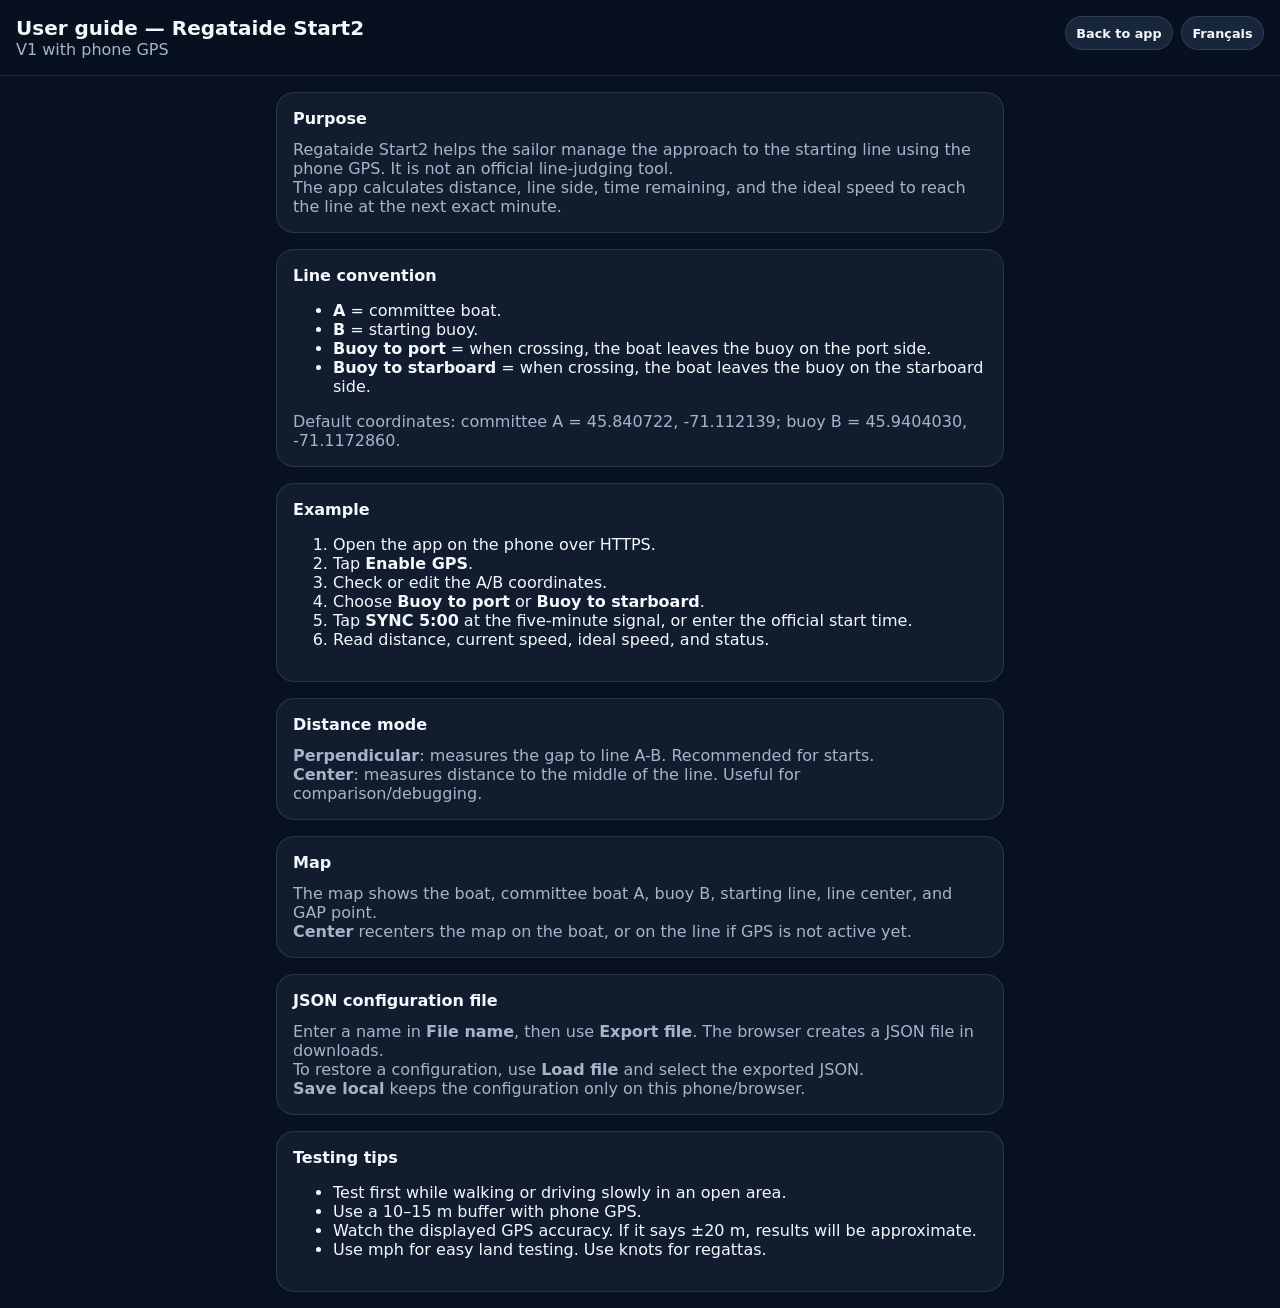
<file: guide-en.html>
<!doctype html>
<html lang="en">
<head>
  <meta charset="utf-8" />
  <meta name="viewport" content="width=device-width, initial-scale=1, viewport-fit=cover" />
  <meta name="theme-color" content="#07111f" />
  <title>User guide — Regataide Start2</title>
  <link rel="stylesheet" href="style.css" />
</head>
<body>
  <header class="topbar">
    <div>
      <h1>User guide — Regataide Start2</h1>
      <p>V1 with phone GPS</p>
    </div>
    <div class="top-actions">
      <a class="guide-link" href="index.html">Back to app</a>
      <a class="guide-link" href="guide-fr.html">Français</a>
    </div>
  </header>
  <main class="guide-page">
    <section class="panel">
      <h2>Purpose</h2>
      <p>Regataide Start2 helps the sailor manage the approach to the starting line using the phone GPS. It is not an official line-judging tool.</p>
      <p>The app calculates distance, line side, time remaining, and the ideal speed to reach the line at the next exact minute.</p>
    </section>

    <section class="panel">
      <h2>Line convention</h2>
      <ul>
        <li><strong>A</strong> = committee boat.</li>
        <li><strong>B</strong> = starting buoy.</li>
        <li><strong>Buoy to port</strong> = when crossing, the boat leaves the buoy on the port side.</li>
        <li><strong>Buoy to starboard</strong> = when crossing, the boat leaves the buoy on the starboard side.</li>
      </ul>
      <p>Default coordinates: committee A = 45.840722, -71.112139; buoy B = 45.9404030, -71.1172860.</p>
    </section>

    <section class="panel">
      <h2>Example</h2>
      <ol>
        <li>Open the app on the phone over HTTPS.</li>
        <li>Tap <strong>Enable GPS</strong>.</li>
        <li>Check or edit the A/B coordinates.</li>
        <li>Choose <strong>Buoy to port</strong> or <strong>Buoy to starboard</strong>.</li>
        <li>Tap <strong>SYNC 5:00</strong> at the five-minute signal, or enter the official start time.</li>
        <li>Read distance, current speed, ideal speed, and status.</li>
      </ol>
    </section>

    <section class="panel">
      <h2>Distance mode</h2>
      <p><strong>Perpendicular</strong>: measures the gap to line A-B. Recommended for starts.</p>
      <p><strong>Center</strong>: measures distance to the middle of the line. Useful for comparison/debugging.</p>
    </section>

    <section class="panel">
      <h2>Map</h2>
      <p>The map shows the boat, committee boat A, buoy B, starting line, line center, and GAP point.</p>
      <p><strong>Center</strong> recenters the map on the boat, or on the line if GPS is not active yet.</p>
    </section>

    <section class="panel">
      <h2>JSON configuration file</h2>
      <p>Enter a name in <strong>File name</strong>, then use <strong>Export file</strong>. The browser creates a JSON file in downloads.</p>
      <p>To restore a configuration, use <strong>Load file</strong> and select the exported JSON.</p>
      <p><strong>Save local</strong> keeps the configuration only on this phone/browser.</p>
    </section>

    <section class="panel">
      <h2>Testing tips</h2>
      <ul>
        <li>Test first while walking or driving slowly in an open area.</li>
        <li>Use a 10–15 m buffer with phone GPS.</li>
        <li>Watch the displayed GPS accuracy. If it says ±20 m, results will be approximate.</li>
        <li>Use mph for easy land testing. Use knots for regattas.</li>
      </ul>
    </section>
  </main>
</body>
</html>
</file>
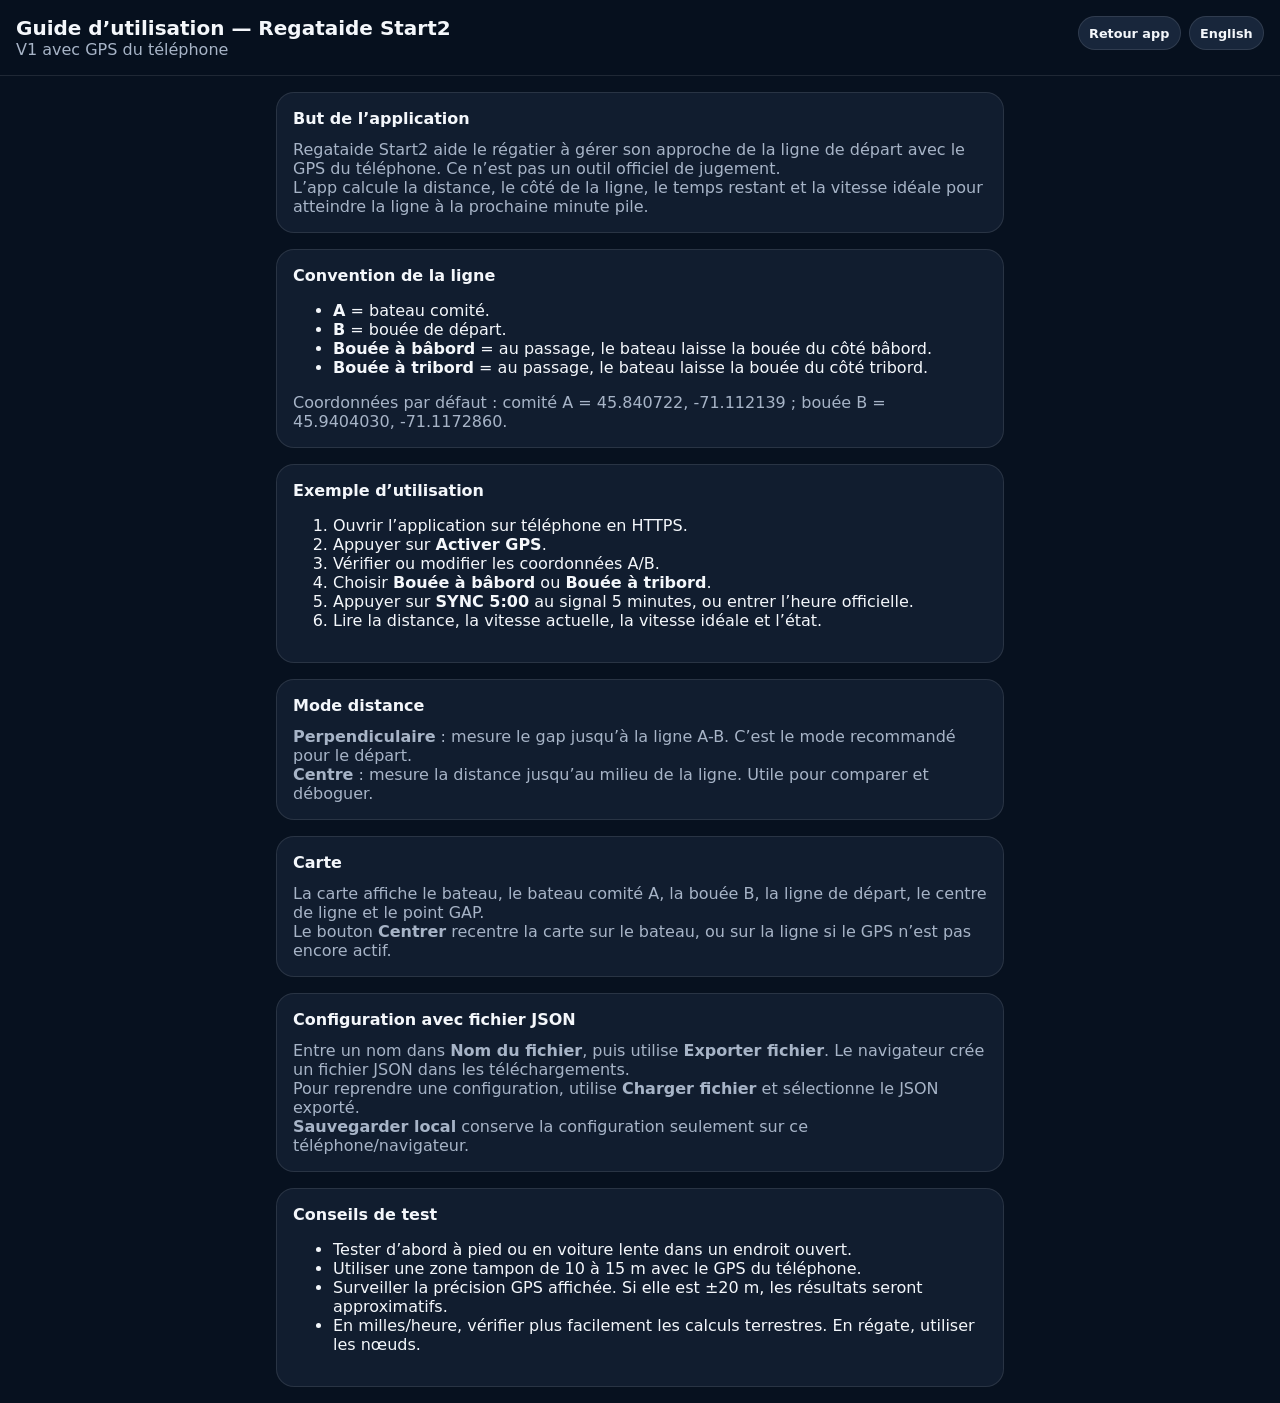
<file: guide-fr.html>
<!doctype html>
<html lang="fr">
<head>
  <meta charset="utf-8" />
  <meta name="viewport" content="width=device-width, initial-scale=1, viewport-fit=cover" />
  <meta name="theme-color" content="#07111f" />
  <title>Guide d’utilisation — Regataide Start2</title>
  <link rel="stylesheet" href="style.css" />
</head>
<body>
  <header class="topbar">
    <div>
      <h1>Guide d’utilisation — Regataide Start2</h1>
      <p>V1 avec GPS du téléphone</p>
    </div>
    <div class="top-actions">
      <a class="guide-link" href="index.html">Retour app</a>
      <a class="guide-link" href="guide-en.html">English</a>
    </div>
  </header>
  <main class="guide-page">
    <section class="panel">
      <h2>But de l’application</h2>
      <p>Regataide Start2 aide le régatier à gérer son approche de la ligne de départ avec le GPS du téléphone. Ce n’est pas un outil officiel de jugement.</p>
      <p>L’app calcule la distance, le côté de la ligne, le temps restant et la vitesse idéale pour atteindre la ligne à la prochaine minute pile.</p>
    </section>

    <section class="panel">
      <h2>Convention de la ligne</h2>
      <ul>
        <li><strong>A</strong> = bateau comité.</li>
        <li><strong>B</strong> = bouée de départ.</li>
        <li><strong>Bouée à bâbord</strong> = au passage, le bateau laisse la bouée du côté bâbord.</li>
        <li><strong>Bouée à tribord</strong> = au passage, le bateau laisse la bouée du côté tribord.</li>
      </ul>
      <p>Coordonnées par défaut : comité A = 45.840722, -71.112139 ; bouée B = 45.9404030, -71.1172860.</p>
    </section>

    <section class="panel">
      <h2>Exemple d’utilisation</h2>
      <ol>
        <li>Ouvrir l’application sur téléphone en HTTPS.</li>
        <li>Appuyer sur <strong>Activer GPS</strong>.</li>
        <li>Vérifier ou modifier les coordonnées A/B.</li>
        <li>Choisir <strong>Bouée à bâbord</strong> ou <strong>Bouée à tribord</strong>.</li>
        <li>Appuyer sur <strong>SYNC 5:00</strong> au signal 5 minutes, ou entrer l’heure officielle.</li>
        <li>Lire la distance, la vitesse actuelle, la vitesse idéale et l’état.</li>
      </ol>
    </section>

    <section class="panel">
      <h2>Mode distance</h2>
      <p><strong>Perpendiculaire</strong> : mesure le gap jusqu’à la ligne A-B. C’est le mode recommandé pour le départ.</p>
      <p><strong>Centre</strong> : mesure la distance jusqu’au milieu de la ligne. Utile pour comparer et déboguer.</p>
    </section>

    <section class="panel">
      <h2>Carte</h2>
      <p>La carte affiche le bateau, le bateau comité A, la bouée B, la ligne de départ, le centre de ligne et le point GAP.</p>
      <p>Le bouton <strong>Centrer</strong> recentre la carte sur le bateau, ou sur la ligne si le GPS n’est pas encore actif.</p>
    </section>

    <section class="panel">
      <h2>Configuration avec fichier JSON</h2>
      <p>Entre un nom dans <strong>Nom du fichier</strong>, puis utilise <strong>Exporter fichier</strong>. Le navigateur crée un fichier JSON dans les téléchargements.</p>
      <p>Pour reprendre une configuration, utilise <strong>Charger fichier</strong> et sélectionne le JSON exporté.</p>
      <p><strong>Sauvegarder local</strong> conserve la configuration seulement sur ce téléphone/navigateur.</p>
    </section>

    <section class="panel">
      <h2>Conseils de test</h2>
      <ul>
        <li>Tester d’abord à pied ou en voiture lente dans un endroit ouvert.</li>
        <li>Utiliser une zone tampon de 10 à 15 m avec le GPS du téléphone.</li>
        <li>Surveiller la précision GPS affichée. Si elle est ±20 m, les résultats seront approximatifs.</li>
        <li>En milles/heure, vérifier plus facilement les calculs terrestres. En régate, utiliser les nœuds.</li>
      </ul>
    </section>
  </main>
</body>
</html>
</file>
<file: style.css>
:root {
  --bg: #07111f;
  --panel: #111d2f;
  --card: #18263b;
  --text: #f4f7fb;
  --muted: #a7b4c7;
  --accent: #4db6ff;
  --good: #36d17c;
  --warn: #ffce4a;
  --bad: #ff5d5d;
  --border: rgba(255,255,255,.1);
}

* { box-sizing: border-box; }

body {
  margin: 0;
  font-family: system-ui, -apple-system, BlinkMacSystemFont, "Segoe UI", sans-serif;
  background: var(--bg);
  color: var(--text);
}

header {
  display: flex;
  justify-content: space-between;
  gap: 1rem;
  padding: 1rem;
  border-bottom: 1px solid var(--border);
  position: sticky;
  top: 0;
  background: rgba(7,17,31,.95);
  backdrop-filter: blur(8px);
  z-index: 2;
}

h1, h2, p { margin: 0; }
h1 { font-size: 1.25rem; }
h2 { font-size: 1rem; margin-bottom: .75rem; }
p, span, label { color: var(--muted); }

main {
  max-width: 760px;
  margin: 0 auto;
  padding: 1rem;
  display: grid;
  gap: 1rem;
}

.panel, .card {
  background: var(--panel);
  border: 1px solid var(--border);
  border-radius: 18px;
  padding: 1rem;
}

.hero { text-align: center; }
.timer {
  font-size: clamp(4rem, 18vw, 8rem);
  line-height: 1;
  font-weight: 800;
  letter-spacing: -0.05em;
}
.subline { margin-top: .5rem; color: var(--muted); }

.controls, .line-actions {
  display: grid;
  grid-template-columns: repeat(3, 1fr);
  gap: .5rem;
  margin-top: 1rem;
}
.line-actions { grid-template-columns: 1fr 1fr; }

button, input, select {
  width: 100%;
  font: inherit;
  border-radius: 12px;
  border: 1px solid var(--border);
}

button {
  background: var(--card);
  color: var(--text);
  padding: .85rem;
  font-weight: 700;
}
button.primary { background: var(--accent); color: #00101c; }
button.danger { background: rgba(255,93,93,.18); color: #ffd4d4; }

input, select {
  background: #0b1627;
  color: var(--text);
  padding: .8rem;
  margin-top: .3rem;
}

label {
  display: block;
  margin-top: .75rem;
}

.grid {
  display: grid;
  grid-template-columns: repeat(2, 1fr);
  gap: .75rem;
}

.card {
  background: var(--card);
  min-height: 92px;
}
.card span, .rows span { display: block; font-size: .85rem; }
.card strong {
  display: block;
  font-size: 1.7rem;
  margin-top: .3rem;
}
.status.ok strong { color: var(--good); }
.status.warn strong { color: var(--warn); }
.status.bad strong { color: var(--bad); }

.rows {
  display: grid;
  grid-template-columns: 1fr 1fr;
  gap: .75rem;
}
.rows div {
  padding: .75rem;
  background: var(--card);
  border-radius: 12px;
}
.rows strong { display: block; margin-top: .25rem; overflow-wrap: anywhere; }

.badge {
  align-self: start;
  padding: .35rem .6rem;
  border-radius: 999px;
  font-size: .8rem;
  font-weight: 800;
}
.badge.good { background: rgba(54,209,124,.18); color: var(--good); }
.badge.bad { background: rgba(255,93,93,.18); color: var(--bad); }
.badge.warn { background: rgba(255,206,74,.18); color: var(--warn); }
.notes p { line-height: 1.45; }

@media (max-width: 520px) {
  .controls, .grid, .rows { grid-template-columns: 1fr; }
  header { align-items: flex-start; }
}

.top-actions {
  display: flex;
  align-items: flex-start;
  gap: .5rem;
  flex-wrap: wrap;
  justify-content: flex-end;
}

.small-button {
  width: auto;
  padding: .45rem .65rem;
  border-radius: 999px;
  font-size: .8rem;
}

.brand-block p,
.header-clock small {
  display: block;
}

.header-clock {
  text-align: center;
  min-width: 115px;
}

.header-clock strong {
  display: block;
  font-size: 1.55rem;
  line-height: 1;
}

.clock-row,
.start-grid,
.settings-grid,
.file-actions,
.section-head {
  display: grid;
  gap: .75rem;
}

.clock-row,
.start-grid,
.settings-grid,
.section-head {
  grid-template-columns: 1fr 1fr;
  align-items: end;
}

.section-head {
  align-items: center;
}

.section-head h2 {
  margin-bottom: 0;
}

.map {
  width: 100%;
  height: min(52vh, 420px);
  min-height: 280px;
  border-radius: 16px;
  overflow: hidden;
  border: 1px solid var(--border);
  background: #0b1627;
}

.hint {
  margin-top: .7rem;
  font-size: .9rem;
  line-height: 1.4;
}

.guide-link,
.button-like {
  display: inline-flex;
  align-items: center;
  justify-content: center;
  width: auto;
  min-height: 34px;
  padding: .45rem .65rem;
  border-radius: 999px;
  border: 1px solid var(--border);
  background: var(--card);
  color: var(--text);
  text-decoration: none;
  font-size: .8rem;
  font-weight: 700;
  cursor: pointer;
}

.language-label {
  margin-top: 0;
  display: flex;
  align-items: center;
  gap: .35rem;
}

.language-label select {
  width: auto;
  padding: .35rem .45rem;
  margin-top: 0;
}

.file-actions {
  grid-template-columns: repeat(3, 1fr);
  margin-top: .75rem;
}

.button-like {
  width: 100%;
  border-radius: 12px;
  padding: .85rem;
}

.hidden-file {
  display: none;
}

.map-marker {
  background: transparent;
  border: 0;
  color: #07111f;
  font-weight: 800;
  white-space: nowrap;
}

.map-marker span {
  display: inline-block;
  width: 18px;
  height: 18px;
  border-radius: 999px;
  background: #fff;
  border: 4px solid #1d73ff;
  box-shadow: 0 2px 8px rgba(0,0,0,.35);
  vertical-align: middle;
}

.map-marker.boat span { border-color: #0a84ff; }
.map-marker.committee span { border-color: #ff9f0a; }
.map-marker.buoy span { border-color: #ff375f; }
.map-marker b {
  display: inline-block;
  margin-left: 4px;
  padding: 2px 5px;
  border-radius: 999px;
  background: rgba(255,255,255,.92);
  color: #06111f;
}

.leaflet-container {
  font-family: inherit;
}

@media (max-width: 620px) {
  header {
    display: grid;
    grid-template-columns: 1fr;
  }

  .clock-row,
  .start-grid,
  .settings-grid,
  .section-head,
  .file-actions,
  .line-actions {
    grid-template-columns: 1fr;
  }

  .top-actions {
    justify-content: flex-start;
  }

  .header-clock {
    text-align: left;
  }
}
</file>
